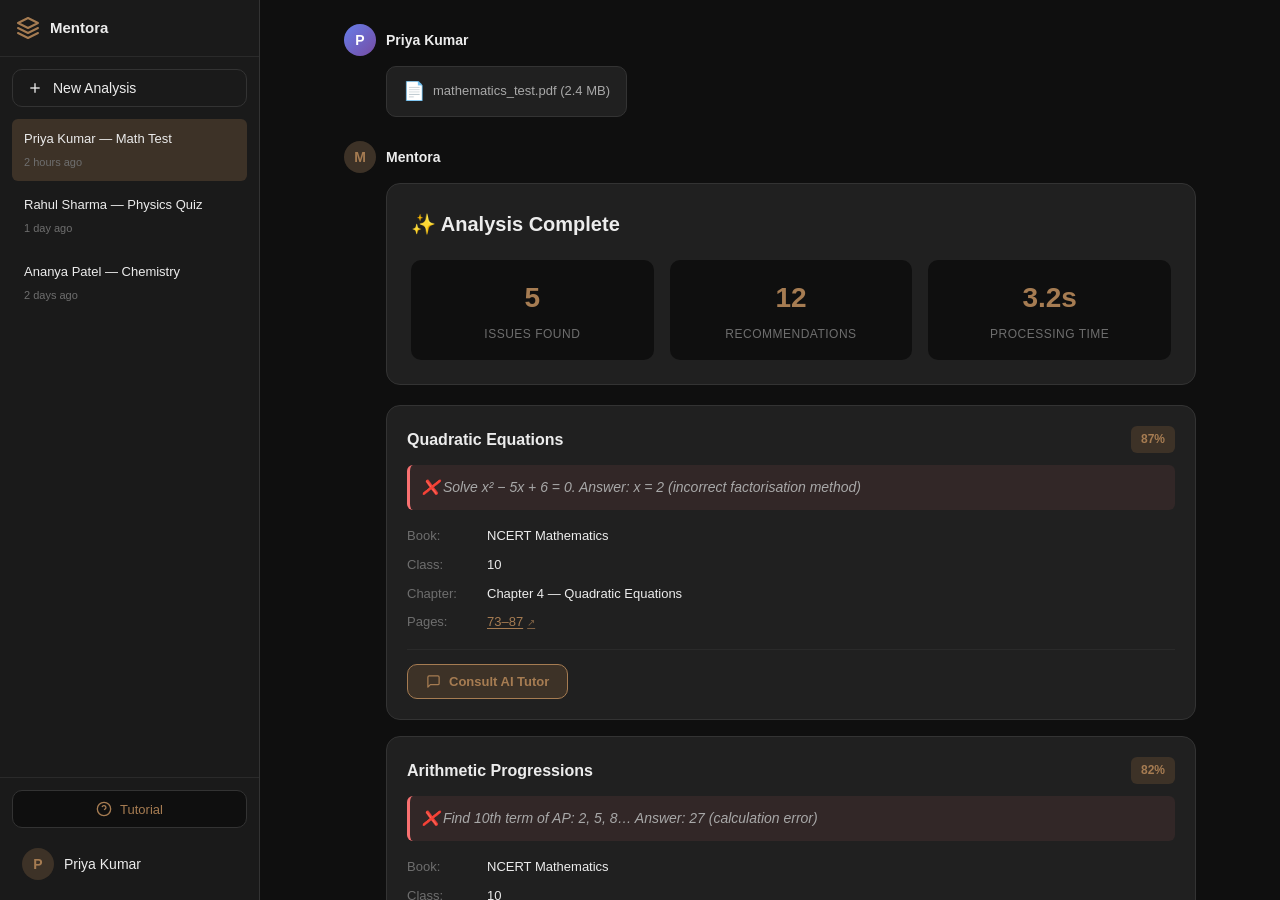
<file: Mentora Frontend/analysis.html>
<!DOCTYPE html>
<html lang="en">
<head>
    <meta charset="UTF-8">
    <meta name="viewport" content="width=device-width, initial-scale=1.0">
    <title>Mentora — Analysis</title>
    <link rel="stylesheet" href="css/shared.css">
    <link rel="stylesheet" href="css/analysis.css">
</head>
<body>

    <!-- Tutorial overlay -->
    <div class="tutorial-overlay" id="tutorialOverlay"></div>
    <div class="tutorial-tooltip" id="tutorialTooltip">
        <div class="tutorial-arrow"></div>
        <div class="tutorial-header">
            <div class="tutorial-step-number" id="tutorialStepNumber"></div>
            <button class="tutorial-close" onclick="endTutorial()">×</button>
        </div>
        <div class="tutorial-title" id="tutorialTitle"></div>
        <div class="tutorial-description" id="tutorialDescription"></div>
        <div class="tutorial-footer">
            <div class="tutorial-nav">
                <button class="tutorial-nav-btn" onclick="prevTutorialStep()" id="tutorialPrevBtn">Previous</button>
                <button class="tutorial-nav-btn tutorial-next" onclick="nextTutorialStep()" id="tutorialNextBtn">Next</button>
            </div>
        </div>
    </div>

    <!-- ===== AI Tutor Modal ===== -->
    <div class="modal-backdrop" id="tutorModal">
        <div class="modal">

            <div class="modal-header">
                <div class="modal-header-left">
                    <div class="modal-title-row">
                        <div class="modal-ai-dot"></div>
                        <div class="modal-title">AI Tutor</div>
                    </div>
                    <div class="modal-topic-label" id="modalTopicLabel">—</div>
                </div>
                <button class="modal-close" onclick="closeTutorModal()">×</button>
            </div>

            <div class="modal-body" id="tutorBody">
                <!-- Conversation injected by JS -->
            </div>

            <div class="modal-footer">
                <textarea
                    class="modal-input"
                    id="modalInput"
                    rows="1"
                    placeholder="Ask a question about this topic…"
                ></textarea>
                <button class="modal-send-btn" id="modalSendBtn" onclick="sendTutorMessage()">
                    <svg width="14" height="14" viewBox="0 0 24 24" fill="none" stroke="currentColor" stroke-width="2.5" stroke-linecap="round" stroke-linejoin="round">
                        <line x1="22" y1="2" x2="11" y2="13"/>
                        <polygon points="22 2 15 22 11 13 2 9 22 2"/>
                    </svg>
                    Send
                </button>
            </div>

        </div>
    </div>
    <!-- ===== End Modal ===== -->

    <div class="app-container">

        <!-- Sidebar -->
        <div class="sidebar">
            <div class="sidebar-header">
                <a class="logo" href="index.html">
                    <svg width="24" height="24" viewBox="0 0 24 24" fill="none" stroke="currentColor" stroke-width="2" stroke-linecap="round" stroke-linejoin="round">
                        <path d="M12 2L2 7l10 5 10-5-10-5z"/>
                        <path d="M2 17l10 5 10-5"/>
                        <path d="M2 12l10 5 10-5"/>
                    </svg>
                    Mentora
                </a>
            </div>

            <div class="sidebar-content">
                <button class="new-chat-btn" onclick="location.href='index.html'">
                    <svg width="16" height="16" viewBox="0 0 24 24" fill="none" stroke="currentColor" stroke-width="2">
                        <line x1="12" y1="5" x2="12" y2="19"/>
                        <line x1="5" y1="12" x2="19" y2="12"/>
                    </svg>
                    New Analysis
                </button>

                <div class="chat-history">
                    <div class="chat-item active" onclick="switchChatItem(this, 'Priya Kumar')">
                        <div class="chat-item-title">Priya Kumar — Math Test</div>
                        <div class="chat-item-time">2 hours ago</div>
                    </div>
                    <div class="chat-item" onclick="switchChatItem(this, 'Rahul Sharma')">
                        <div class="chat-item-title">Rahul Sharma — Physics Quiz</div>
                        <div class="chat-item-time">1 day ago</div>
                    </div>
                    <div class="chat-item" onclick="switchChatItem(this, 'Ananya Patel')">
                        <div class="chat-item-title">Ananya Patel — Chemistry</div>
                        <div class="chat-item-time">2 days ago</div>
                    </div>
                </div>
            </div>

            <div class="sidebar-footer">
                <button class="help-btn" onclick="restartTutorial()">
                    <svg width="16" height="16" viewBox="0 0 24 24" fill="none" stroke="currentColor" stroke-width="2">
                        <circle cx="12" cy="12" r="10"/>
                        <path d="M9.09 9a3 3 0 0 1 5.83 1c0 2-3 3-3 3"/>
                        <line x1="12" y1="17" x2="12.01" y2="17"/>
                    </svg>
                    Tutorial
                </button>

                <div class="user-info">
                    <div class="user-avatar" id="userAvatar">P</div>
                    <div id="currentUser">Priya Kumar</div>
                </div>
            </div>
        </div>

        <!-- Main Content -->
        <div class="main-content">
            <div class="chat-container">
                <div class="messages" id="messages">
                    <!-- Rendered by analysis.js -->
                </div>
            </div>

            <!-- input-area hidden via CSS (no global chat bar anymore) -->
            <div class="input-area" id="inputArea"></div>
        </div>

    </div>

    <script src="js/shared.js"></script>
    <script src="js/analysis.js"></script>
</body>
</html>
</file>
<file: Mentora Frontend/css/shared.css>
/* ===== CSS VARIABLES ===== */
:root {
    --bg-primary: #1a1a1a;
    --bg-secondary: #0f0f0f;
    --bg-tertiary: #252525;
    --bg-hover: #2a2a2a;
    --bg-elevated: #202020;

    --text-primary: #ececec;
    --text-secondary: #a8a8a8;
    --text-tertiary: #6e6e6e;

    --border-color: #333333;
    --border-light: #2a2a2a;

    --accent-primary: #a67c52;
    --accent-hover: #b88d63;
    --accent-light: #3d3227;
    --accent-glow: rgba(166, 124, 82, 0.3);

    --success: #4ade80;
    --error: #f87171;

    --shadow-sm: 0 1px 2px 0 rgba(0,0,0,0.3);
    --shadow-md: 0 4px 6px -1px rgba(0,0,0,0.4);
    --shadow-lg: 0 10px 15px -3px rgba(0,0,0,0.5);
    --shadow-glow: 0 0 20px rgba(166,124,82,0.2);

    --radius-sm: 6px;
    --radius-md: 10px;
    --radius-lg: 14px;

    --sidebar-width: 260px;
}

/* ===== RESET ===== */
* { margin: 0; padding: 0; box-sizing: border-box; }

body {
    font-family: -apple-system, BlinkMacSystemFont, 'Segoe UI', 'Roboto', sans-serif;
    color: var(--text-primary);
    background: var(--bg-secondary);
    line-height: 1.6;
    overflow: hidden;
}

/* ===== LAYOUT ===== */
.app-container {
    display: flex;
    height: 100vh;
    width: 100vw;
}

/* ===== SIDEBAR ===== */
.sidebar {
    width: var(--sidebar-width);
    background: var(--bg-primary);
    border-right: 1px solid var(--border-color);
    display: flex;
    flex-direction: column;
    flex-shrink: 0;
}

.sidebar-header {
    padding: 16px;
    border-bottom: 1px solid var(--border-light);
}

.logo {
    display: flex;
    align-items: center;
    gap: 10px;
    font-weight: 600;
    font-size: 15px;
    color: var(--text-primary);
    text-decoration: none;
    cursor: pointer;
}

.logo svg { color: var(--accent-primary); }

.sidebar-content {
    flex: 1;
    overflow-y: auto;
    padding: 12px;
}

.new-chat-btn {
    width: 100%;
    padding: 10px 14px;
    background: var(--bg-primary);
    border: 1px solid var(--border-color);
    border-radius: var(--radius-md);
    display: flex;
    align-items: center;
    gap: 10px;
    font-size: 14px;
    color: var(--text-primary);
    cursor: pointer;
    transition: all 0.15s ease;
    margin-bottom: 12px;
}

.new-chat-btn:hover {
    background: var(--bg-secondary);
    border-color: var(--text-tertiary);
}

.chat-history {
    display: flex;
    flex-direction: column;
    gap: 4px;
}

.chat-item {
    padding: 10px 12px;
    border-radius: var(--radius-sm);
    cursor: pointer;
    transition: all 0.15s ease;
    font-size: 13px;
    color: var(--text-secondary);
    display: flex;
    flex-direction: column;
    gap: 4px;
}

.chat-item:hover { background: var(--bg-hover); }

.chat-item.active {
    background: var(--accent-light);
    color: var(--accent-primary);
}

.chat-item-title {
    font-weight: 500;
    color: var(--text-primary);
    overflow: hidden;
    text-overflow: ellipsis;
    white-space: nowrap;
}

.chat-item-time {
    font-size: 11px;
    color: var(--text-tertiary);
}

.sidebar-footer {
    padding: 12px;
    border-top: 1px solid var(--border-light);
}

.help-btn {
    width: 100%;
    padding: 10px 14px;
    background: var(--bg-secondary);
    border: 1px solid var(--border-color);
    border-radius: var(--radius-md);
    display: flex;
    align-items: center;
    justify-content: center;
    gap: 8px;
    font-size: 13px;
    font-weight: 500;
    color: var(--accent-primary);
    cursor: pointer;
    transition: all 0.15s ease;
    margin-bottom: 12px;
}

.help-btn:hover {
    background: var(--accent-light);
    border-color: var(--accent-primary);
}

.user-info {
    display: flex;
    align-items: center;
    gap: 10px;
    padding: 8px 10px;
    border-radius: var(--radius-md);
    cursor: pointer;
    transition: background 0.15s ease;
}

.user-info:hover { background: var(--bg-hover); }

.user-avatar {
    width: 32px;
    height: 32px;
    background: var(--accent-light);
    border-radius: 50%;
    display: flex;
    align-items: center;
    justify-content: center;
    color: var(--accent-primary);
    font-weight: 600;
    font-size: 14px;
}

#currentUser {
    font-size: 14px;
    font-weight: 500;
    color: var(--text-primary);
}

/* ===== MAIN CONTENT ===== */
.main-content {
    flex: 1;
    display: flex;
    flex-direction: column;
    overflow: hidden;
}

/* ===== TUTORIAL OVERLAY ===== */
.tutorial-overlay {
    position: fixed;
    top: 0; left: 0;
    width: 100%; height: 100%;
    background: rgba(0,0,0,0.8);
    z-index: 999;
    opacity: 0;
    pointer-events: none;
    transition: opacity 0.3s ease;
}

.tutorial-overlay.active {
    opacity: 1;
    pointer-events: all;
}

.tutorial-highlight {
    position: relative;
    z-index: 1000;
    box-shadow: 0 0 0 4px var(--accent-primary), 0 0 0 9999px rgba(0,0,0,0.8);
}

.tutorial-pulse {
    animation: tutorialPulse 2s ease-in-out infinite;
}

@keyframes tutorialPulse {
    0%, 100% { box-shadow: 0 0 0 4px var(--accent-primary), 0 0 0 9999px rgba(0,0,0,0.8); }
    50% { box-shadow: 0 0 0 8px var(--accent-primary), 0 0 0 9999px rgba(0,0,0,0.8); }
}

.tutorial-tooltip {
    position: fixed;
    background: var(--bg-elevated);
    border: 1px solid var(--accent-primary);
    border-radius: var(--radius-lg);
    padding: 24px;
    width: 400px;
    z-index: 1001;
    opacity: 0;
    pointer-events: none;
    transition: opacity 0.3s ease;
    box-shadow: var(--shadow-lg), 0 0 30px rgba(166,124,82,0.3);
}

.tutorial-tooltip.active {
    opacity: 1;
    pointer-events: all;
}

.tutorial-arrow {
    position: absolute;
    width: 0; height: 0;
    border: 10px solid transparent;
    display: none;
}

.tutorial-arrow.left  { left: -20px; top: 50%; transform: translateY(-50%); border-right-color: var(--accent-primary); }
.tutorial-arrow.right { right: -20px; top: 50%; transform: translateY(-50%); border-left-color: var(--accent-primary); }
.tutorial-arrow.top   { top: -20px; left: 50%; transform: translateX(-50%); border-bottom-color: var(--accent-primary); }
.tutorial-arrow.bottom { bottom: -20px; left: 50%; transform: translateX(-50%); border-top-color: var(--accent-primary); }

.tutorial-header {
    display: flex;
    align-items: center;
    justify-content: space-between;
    margin-bottom: 16px;
}

.tutorial-step-number {
    font-size: 12px;
    color: var(--accent-primary);
    font-weight: 600;
}

.tutorial-close {
    background: transparent;
    border: none;
    color: var(--text-tertiary);
    cursor: pointer;
    font-size: 20px;
    padding: 0;
    width: 24px; height: 24px;
    display: flex;
    align-items: center;
    justify-content: center;
    transition: color 0.2s ease;
}

.tutorial-close:hover { color: var(--text-primary); }

.tutorial-title {
    font-size: 18px;
    font-weight: 600;
    color: var(--text-primary);
    margin-bottom: 12px;
}

.tutorial-description {
    font-size: 14px;
    color: var(--text-secondary);
    line-height: 1.6;
    margin-bottom: 20px;
}

.tutorial-footer {
    display: flex;
    justify-content: space-between;
    align-items: center;
}

.tutorial-nav { display: flex; gap: 8px; }

.tutorial-nav-btn {
    padding: 8px 16px;
    background: var(--bg-secondary);
    border: 1px solid var(--border-color);
    border-radius: var(--radius-md);
    color: var(--text-secondary);
    font-size: 13px;
    font-weight: 500;
    cursor: pointer;
    transition: all 0.2s ease;
}

.tutorial-nav-btn:hover:not(:disabled) {
    background: var(--bg-hover);
    border-color: var(--accent-primary);
    color: var(--accent-primary);
}

.tutorial-nav-btn:disabled { opacity: 0.3; cursor: not-allowed; }

.tutorial-next {
    background: var(--accent-primary);
    color: var(--bg-primary);
    border: none;
}

.tutorial-next:hover { background: var(--accent-hover); }

/* ===== SCROLLBAR ===== */
::-webkit-scrollbar { width: 8px; }
::-webkit-scrollbar-track { background: var(--bg-secondary); }
::-webkit-scrollbar-thumb { background: var(--border-color); border-radius: 4px; }
::-webkit-scrollbar-thumb:hover { background: var(--text-tertiary); }

/* ===== RESPONSIVE ===== */
@media (max-width: 768px) {
    .sidebar { display: none; }
}
</file>
<file: Mentora Frontend/css/analysis.css>
/* ===== CHAT CONTAINER ===== */
.chat-container {
    flex: 1;
    overflow-y: auto;
    overflow-x: hidden;
}

/* ===== MESSAGES ===== */
.messages {
    padding: 24px;
    max-width: 900px;
    margin: 0 auto;
    width: 100%;
    /* bottom padding so last card isn't flush against edge */
    padding-bottom: 40px;
}

.message {
    margin-bottom: 24px;
    animation: messageSlideIn 0.3s ease-out;
}

@keyframes messageSlideIn {
    from { opacity: 0; transform: translateY(10px); }
    to   { opacity: 1; transform: translateY(0); }
}

.message-header {
    display: flex;
    align-items: center;
    gap: 10px;
    margin-bottom: 10px;
}

.message-avatar {
    width: 32px; height: 32px;
    border-radius: 50%;
    display: flex; align-items: center; justify-content: center;
    font-weight: 600; font-size: 14px;
}

.message.user .message-avatar      { background: linear-gradient(135deg, #667eea 0%, #764ba2 100%); color: white; }
.message.assistant .message-avatar { background: var(--accent-light); color: var(--accent-primary); }

.message-author { font-weight: 600; font-size: 14px; color: var(--text-primary); }
.message-content { margin-left: 42px; }

.file-attachment {
    display: inline-flex; align-items: center; gap: 8px;
    padding: 10px 16px;
    background: var(--bg-elevated);
    border: 1px solid var(--border-color);
    border-radius: var(--radius-md);
    font-size: 13px; color: var(--text-secondary);
}

.file-icon { font-size: 18px; }

/* ===== RESULT SUMMARY ===== */
.result-summary {
    background: var(--bg-elevated);
    border: 1px solid var(--border-color);
    border-radius: var(--radius-lg);
    padding: 24px;
    margin-bottom: 20px;
}

.result-summary h3 { font-size: 20px; font-weight: 600; color: var(--text-primary); margin-bottom: 20px; }

.result-stats {
    display: grid;
    grid-template-columns: repeat(3, 1fr);
    gap: 16px;
}

.stat { text-align: center; padding: 16px; background: var(--bg-secondary); border-radius: var(--radius-md); }
.stat-value { font-size: 28px; font-weight: 700; color: var(--accent-primary); margin-bottom: 4px; }
.stat-label { font-size: 12px; color: var(--text-tertiary); text-transform: uppercase; letter-spacing: 0.5px; }

/* ===== RECOMMENDATION CARDS ===== */
.recommendation-card {
    background: var(--bg-elevated);
    border: 1px solid var(--border-color);
    border-radius: var(--radius-lg);
    padding: 20px;
    margin-bottom: 16px;
    transition: border-color 0.2s ease, box-shadow 0.2s ease;
}

.recommendation-card:hover {
    border-color: var(--accent-primary);
    box-shadow: var(--shadow-glow);
}

.recommendation-header {
    display: flex; align-items: center; justify-content: space-between;
    margin-bottom: 12px;
}

.recommendation-topic { font-size: 16px; font-weight: 600; color: var(--text-primary); }

.confidence-badge {
    padding: 4px 10px;
    background: var(--accent-light); color: var(--accent-primary);
    border-radius: var(--radius-sm);
    font-size: 12px; font-weight: 600;
}

.wrong-answer {
    padding: 12px;
    background: rgba(248,113,113,0.08);
    border-left: 3px solid var(--error);
    border-radius: var(--radius-sm);
    font-size: 14px; color: var(--text-secondary); font-style: italic;
    margin-bottom: 16px;
    line-height: 1.5;
}

.recommendation-details { display: flex; flex-direction: column; gap: 8px; margin-bottom: 16px; }

.detail-row { display: flex; align-items: center; font-size: 13px; }
.detail-label { color: var(--text-tertiary); min-width: 80px; }
.detail-value { color: var(--text-primary); font-weight: 500; }

/* ===== CLICKABLE PAGE NUMBERS ===== */
.page-link {
    color: var(--accent-primary);
    cursor: pointer;
    text-decoration: underline;
    text-underline-offset: 2px;
    transition: color 0.15s;
    display: inline-flex; align-items: center; gap: 4px;
}

.page-link:hover { color: var(--accent-hover); }

.page-link::after {
    content: '↗';
    font-size: 10px;
    opacity: 0.7;
    text-decoration: none;
}

/* ===== CARD FOOTER — per-card tutor button ===== */
.card-footer {
    padding-top: 14px;
    border-top: 1px solid var(--border-light);
    display: flex;
    align-items: center;
    justify-content: flex-start;
}

.card-tutor-btn {
    display: inline-flex;
    align-items: center;
    gap: 8px;
    padding: 9px 18px;
    background: var(--accent-light);
    border: 1px solid var(--accent-primary);
    border-radius: var(--radius-md);
    color: var(--accent-primary);
    font-size: 13px;
    font-weight: 600;
    cursor: pointer;
    transition: all 0.18s ease;
}

.card-tutor-btn:hover {
    background: var(--accent-primary);
    color: var(--bg-primary);
    transform: translateY(-1px);
    box-shadow: 0 4px 14px rgba(166,124,82,0.35);
}

.card-tutor-btn:active { transform: translateY(0); }

/* ===== FEEDBACK ROW ===== */
.card-feedback {
    display: none;          /* hidden by default */
    align-items: center;
    gap: 12px;
    padding: 12px 0 2px;
    animation: feedbackSlideIn 0.3s ease-out;
}

.card-feedback.visible { display: flex; }

@keyframes feedbackSlideIn {
    from { opacity: 0; transform: translateY(6px); }
    to   { opacity: 1; transform: translateY(0); }
}

.feedback-question {
    font-size: 13px;
    color: var(--text-secondary);
    flex-shrink: 0;
}

.feedback-buttons { display: flex; gap: 8px; }

.feedback-btn {
    display: inline-flex;
    align-items: center;
    gap: 5px;
    padding: 6px 14px;
    background: var(--bg-secondary);
    border: 1px solid var(--border-color);
    border-radius: var(--radius-sm);
    font-size: 13px;
    cursor: pointer;
    transition: all 0.15s ease;
    color: var(--text-secondary);
    font-family: inherit;
}

.feedback-btn:hover { background: var(--bg-hover); border-color: var(--text-tertiary); color: var(--text-primary); }
.feedback-btn.thumbs-up:hover   { border-color: var(--success); color: var(--success); background: rgba(74,222,128,0.08); }
.feedback-btn.thumbs-down:hover { border-color: var(--error);   color: var(--error);   background: rgba(248,113,113,0.08); }

.feedback-confirmed {
    font-size: 13px;
    font-weight: 500;
}

.feedback-confirmed.positive { color: var(--success); }
.feedback-confirmed.negative { color: var(--text-secondary); }

/* ===== NO BOTTOM INPUT BAR — we removed it, add breathing room ===== */
.input-area { display: none; }

/* ===== AI TUTOR MODAL ===== */
.modal-backdrop {
    position: fixed; inset: 0;
    background: rgba(0,0,0,0.72);
    z-index: 2000;
    display: flex; align-items: center; justify-content: center;
    opacity: 0; pointer-events: none;
    transition: opacity 0.25s ease;
    padding: 24px;
}

.modal-backdrop.active { opacity: 1; pointer-events: all; }

.modal {
    background: var(--bg-elevated);
    border: 1px solid var(--border-color);
    border-radius: var(--radius-lg);
    width: 100%; max-width: 620px;
    max-height: 82vh;
    display: flex; flex-direction: column;
    box-shadow: var(--shadow-lg), 0 0 40px rgba(166,124,82,0.18);
    transform: translateY(16px);
    transition: transform 0.25s ease;
}

.modal-backdrop.active .modal { transform: translateY(0); }

/* ── Modal Header ── */
.modal-header {
    padding: 18px 20px 14px;
    border-bottom: 1px solid var(--border-light);
    display: flex; align-items: center; justify-content: space-between;
    flex-shrink: 0;
    gap: 12px;
}

.modal-header-left { display: flex; flex-direction: column; gap: 2px; min-width: 0; }

.modal-title-row {
    display: flex;
    align-items: center;
    gap: 8px;
}

.modal-ai-dot {
    width: 8px; height: 8px;
    border-radius: 50%;
    background: var(--accent-primary);
    flex-shrink: 0;
    animation: aiPulse 2s ease-in-out infinite;
}

@keyframes aiPulse {
    0%, 100% { opacity: 1; transform: scale(1); }
    50%       { opacity: 0.4; transform: scale(0.75); }
}

.modal-title {
    font-size: 15px; font-weight: 600;
    color: var(--text-primary);
    white-space: nowrap;
}

.modal-topic-label {
    font-size: 12px;
    color: var(--accent-primary);
    font-weight: 500;
    white-space: nowrap;
    overflow: hidden;
    text-overflow: ellipsis;
}

.modal-close {
    background: transparent; border: none;
    color: var(--text-tertiary); cursor: pointer;
    font-size: 22px; line-height: 1;
    transition: color 0.15s;
    padding: 2px; flex-shrink: 0;
}

.modal-close:hover { color: var(--text-primary); }

/* ── Modal Body ── */
.modal-body {
    flex: 1; overflow-y: auto;
    padding: 16px 20px;
    display: flex; flex-direction: column;
    gap: 14px;
}

/* ── Chat Bubbles ── */
.tutor-message {
    display: flex;
    gap: 10px;
    animation: messageSlideIn 0.25s ease-out;
}

.tutor-message.user { flex-direction: row-reverse; }

.tutor-avatar {
    width: 30px; height: 30px;
    border-radius: 50%;
    display: flex; align-items: center; justify-content: center;
    font-weight: 600; font-size: 12px;
    flex-shrink: 0; align-self: flex-end;
}

.tutor-message.assistant .tutor-avatar { background: var(--accent-light); color: var(--accent-primary); }
.tutor-message.user      .tutor-avatar { background: linear-gradient(135deg, #667eea 0%, #764ba2 100%); color: white; }

.tutor-bubble-wrap {
    display: flex;
    flex-direction: column;
    align-items: flex-start;
    gap: 4px;
    max-width: 80%;
}

.tutor-message.user .tutor-bubble-wrap { align-items: flex-end; }

.tutor-bubble {
    padding: 11px 14px;
    border-radius: 14px;
    font-size: 14px; line-height: 1.65;
}

.tutor-message.assistant .tutor-bubble {
    background: var(--bg-tertiary);
    color: var(--text-primary);
    border-bottom-left-radius: 4px;
}

.tutor-message.user .tutor-bubble {
    background: var(--accent-light);
    color: var(--text-primary);
    border-bottom-right-radius: 4px;
    border: 1px solid rgba(166,124,82,0.4);
}

.opener-label {
    font-weight: 600;
    color: var(--text-secondary);
    font-style: normal;
}

/* ── TTS Button (per-bubble) ── */
.bubble-tts-btn {
    background: transparent;
    border: 1px solid var(--border-color);
    border-radius: 20px;
    padding: 3px 9px;
    color: var(--text-tertiary);
    cursor: pointer;
    display: inline-flex;
    align-items: center;
    gap: 4px;
    font-size: 11px;
    transition: all 0.15s ease;
    align-self: flex-start;
}

.bubble-tts-btn::after { content: 'Read aloud'; font-size: 11px; }

.bubble-tts-btn:hover {
    border-color: var(--accent-primary);
    color: var(--accent-primary);
}

.bubble-tts-btn.tts-active {
    border-color: var(--accent-primary);
    color: var(--accent-primary);
    background: var(--accent-light);
}

.bubble-tts-btn.tts-active::after { content: 'Stop'; }

/* ── Typing indicator ── */
.typing-indicator { display: flex; gap: 5px; padding: 3px 2px; }
.typing-indicator span {
    width: 7px; height: 7px;
    border-radius: 50%;
    background: var(--accent-primary);
    animation: typingBounce 1.2s ease-in-out infinite;
}
.typing-indicator span:nth-child(2) { animation-delay: 0.2s; }
.typing-indicator span:nth-child(3) { animation-delay: 0.4s; }

@keyframes typingBounce {
    0%, 60%, 100% { transform: translateY(0); opacity: 0.4; }
    30%            { transform: translateY(-7px); opacity: 1; }
}

/* ── Modal Footer ── */
.modal-footer {
    padding: 12px 20px;
    border-top: 1px solid var(--border-light);
    display: flex; gap: 10px;
    flex-shrink: 0;
}

.modal-input {
    flex: 1;
    padding: 10px 14px;
    background: var(--bg-secondary);
    border: 1px solid var(--border-color);
    border-radius: var(--radius-md);
    color: var(--text-primary);
    font-size: 14px; font-family: inherit;
    resize: none; outline: none;
    transition: border-color 0.2s;
    max-height: 90px;
}

.modal-input:focus { border-color: var(--accent-primary); }
.modal-input::placeholder { color: var(--text-tertiary); }

.modal-send-btn {
    padding: 10px 18px;
    background: var(--accent-primary);
    border: none; border-radius: var(--radius-md);
    color: var(--bg-primary);
    font-size: 14px; font-weight: 600;
    cursor: pointer; transition: background 0.18s;
    display: flex; align-items: center; gap: 6px;
    white-space: nowrap;
    flex-shrink: 0;
}

.modal-send-btn:hover    { background: var(--accent-hover); }
.modal-send-btn:disabled { opacity: 0.5; cursor: not-allowed; }

/* ===== RESPONSIVE ===== */
@media (max-width: 768px) {
    .result-stats { grid-template-columns: 1fr; }
    .card-feedback { flex-wrap: wrap; }
    .modal { max-height: 90vh; }
}
</file>
